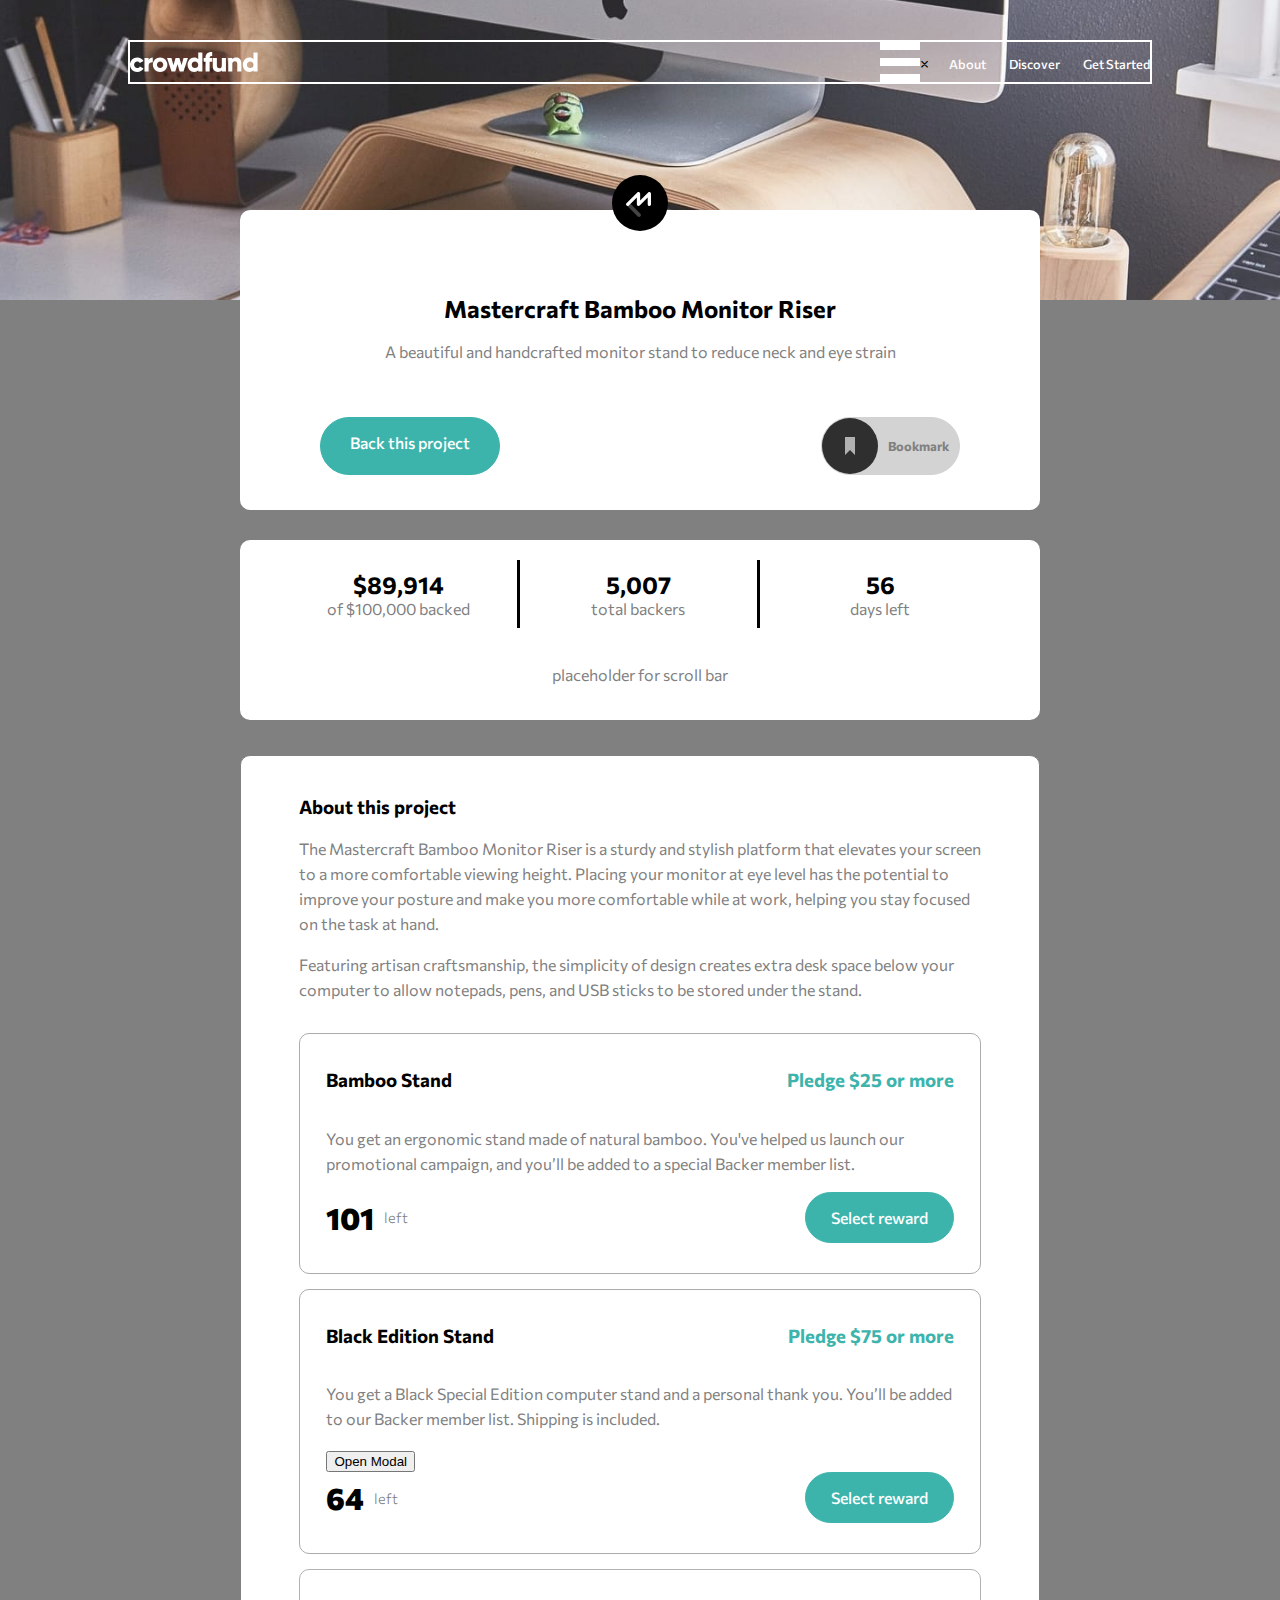
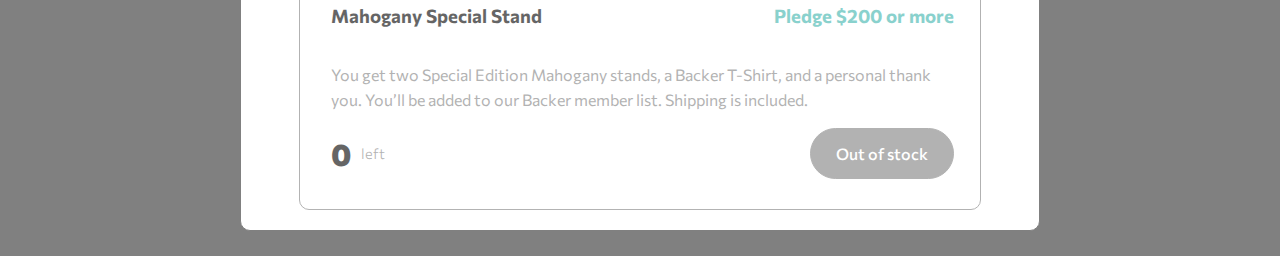
<file: index.html>
<!DOCTYPE html>
<html lang="en">
<head>
  <meta charset="UTF-8">
  <meta name="viewport" content="width=device-width, initial-scale=1.0"> <!-- displays site properly based on user's device -->

  <link rel="icon" type="image/png" sizes="32x32" href="./images/favicon-32x32.png">
  <link rel="stylesheet" href="./style.css">
  
  <title>Crowdfunding product page</title>

  <!-- Feel free to remove these styles or customise in your own stylesheet 👍 -->
  <style>
    .attribution { font-size: 11px; text-align: center; }
    .attribution a { color: hsl(228, 45%, 44%); }
  </style>
</head>
<body>
  <div class="header">
    <div class="navigation-bar">
      <img src="./images/logo.svg" alt="crowdfund logo">

      <div class="navigation">
        <img src="./images/icon-hamburger.svg" alt="" id="hamburger">
        <span id="menu-closer">&times;</span>
        <div class="navigation-menu" id="navigation-menu">
          <a href="#">About</a>
          <a href="#">Discover</a>
          <a href="#">Get Started</a>
        </div>
      
      </div>
    </div>
  </div>

  <div class="main-project-section">
    <div class="main-project-inner-section">
    <div class="mastercraft-logo-container">
      <img src="./images/logo-mastercraft.svg" alt="mastercraft logo" class="mastercraft-logo">
    </div>
    
    <div class="main-section-text">
      <h2>Mastercraft Bamboo Monitor Riser</h2>
      <p>A beautiful and handcrafted monitor stand to reduce neck and eye strain</p>
    </div>

    <div class="buttons-container">
      <div class="buttons">
        <a href="#" id="back-this-project-button">Back this project</a>

        <div id="bookmark">
          <img src="./images/icon-bookmark.svg" id="bookmark-icon" alt="bookmark icon">
          <div id="bookmark-text"><p>Bookmark</p></div>
        </div>
      </div>
    </div>
    </div>

  </div>

  <div class="stats-section">
    <div class="stats">
      <div class="money">
        <h2>$89,914</h2>
        <p>of $100,000 backed</p>
      </div>
      <div class="backers">
        <h2>5,007</h2>
        <p>total backers</p>
      </div>
      <div class="days-left">
        <h2>56</h2>
        <p>days left</p>
      </div>
    </div>

    <div id="scrollbar">
      <p>placeholder for scroll bar</p>
    </div>
  </div>

  <div class="about-project">

    <div class="edition-options">
      <div id="about">
        <h3>About this project</h3>
        <p>The Mastercraft Bamboo Monitor Riser is a sturdy and stylish platform that elevates your screen 
          to a more comfortable viewing height. Placing your monitor at eye level has the potential to improve 
          your posture and make you more comfortable while at work, helping you stay focused on the task at hand.</p>
        <p>Featuring artisan craftsmanship, the simplicity of design creates extra desk space below your computer 
          to allow notepads, pens, and USB sticks to be stored under the stand.</p>
      </div>

      <div id="bamboo" class="grid-item">
        <div class="edition-top">
          <div class="edition-top-headers">
            <h3>Bamboo Stand</h3>

          <h3 class="pledge-condition">Pledge $25 or more</h3>
          </div>
        </div>

        <div class="edition-text">
          <div class="edition-text-middle">
            <p> You get an ergonomic stand made of natural bamboo. You've helped us launch our promotional campaign, and 
              you’ll be added to a special Backer member list.</p>
          </div>
        </div>

        <div class="edition-bottom">
          <div class="edition-bottom-footers">
            <div class="amount-left">
              <h2>101</h2>
              <p>left</p>
            </div>
            <!-- <h2>101<span>left</span></h2> -->

            <a id="select-reward-button">Select reward</a>
          </div>
       </div>
      </div>
      <div id="black" class="grid-item">
        <div class="edition-top">
          <div class="edition-top-headers">
            <h3>Black Edition Stand</h3>

          <h3 class="pledge-condition">Pledge $75 or more</h3>
          </div>
        </div>

        <div class="edition-text">
          <div class="edition-text-middle">
            <p>You get a Black Special Edition computer stand and a personal thank you. You’ll be added to our Backer 
              member list. Shipping is included.</p>

              <button id="modalBtn">Open Modal</button>
          </div>
        </div>

        <div class="edition-bottom">
          <div class="edition-bottom-footers">
            <div class="amount-left">
              <h2>64</h2>
              <p>left</p>
            </div>

            <a id="select-reward-button">Select reward</a>
          </div>
       </div>
      </div>
      <div id="mahogany-special" class="grid-item">
        <div class="edition-top">
          <div class="edition-top-headers">
            <h3>Mahogany Special Stand</h3>

          <h3 class="pledge-condition" id="pledge-200">Pledge $200 or more</h3>
          </div>
        </div>

        <div class="edition-text">
          <div class="edition-text-middle">
            <p>You get two Special Edition Mahogany stands, a Backer T-Shirt, and a personal thank you. You’ll be added 
              to our Backer member list. Shipping is included.</p>
          </div>
        </div>

        <div class="edition-bottom">
          <div class="edition-bottom-footers">
            <div class="amount-left">
              <h2>0</h2>
              <p>left</p>
            </div>

            <a id="select-reward-button" class="make-grey">Out of stock</a>
          </div>
       </div>
      </div>
    </div>
  </div>

<div id="modal" class="modal">

  <!-- <div class="modal-content">
    <span class="close" id="modalCloser">&times;</span>
    <p>Some text in the Modal..</p>
  </div> -->



  <div class="modal-content">
    <span class="close" id="modalCloser">&times;</span>

  
        <!-- <div class="modal-edition-container"> -->

      <div class="modal-container">

          
          <div class="modal-back-project padded">
          
            <div class="modal-edition-top">
              <!-- <div class="modal-edition-top-headers"> -->
                <div class="edition-top-left-section">
                  <h2>Back this project</h2>
                </div>       
              <!-- </div> -->
            </div>
  
            <div class="modal-edition-text">
                <p> You get an ergonomic stand made of natural bamboo. You've helped us launch our promotional campaign, and 
                  you’ll be added to a special Backer member list.</p>
            </div>
  
            <!-- <div class="edition-bottom">
              <div class="edition-bottom-footers">
                <div class="amount-left">
                  <h2>101</h2>
                  <p>left</p>
                </div>
  
                <a id="select-reward-button">Select reward</a>
              </div>
          </div> -->
  
        </div>
          
          <!-- HTML FOR BAMBOO EDITION ========================================================================================= -->
          <div class="modal-back-project" id="modal-item-container">
          
            <div class="modal-edition-top">
              <!-- <div class="modal-edition-top-headers"> -->
                <div class="edition-top-left-section">
                  <div class="modal-radio">
                    <input type="radio" name="#" id="modal-no-radio">
                  </div>
        
                  <!-- <h3>Black Edition Stand</h3> -->
                  <h3 class="pledge-condition">Pledge with no reward</h3>
                </div>
  
                <div class="edition-top-right-section">
                  <h2></h2>
                  <p></p>
                </div>          
              <!-- </div> -->
            </div>
  
            <div class="modal-edition-text">
              <div class="modal-edition-text-middle">
                <p> You get an ergonomic stand made of natural bamboo. You've helped us launch our promotional campaign, and 
                  you’ll be added to a special Backer member list.</p>
              </div>
            </div>

            <div class="modal-edition-bottom" id="no-reward">
              <div class="modal-bottom-left">
                <p>Enter your pledge</p>
              </div>
              <div class="modal-bottom-right">
                <a href="#" id="noreward-value">$<span class="divider">25</span></a>
                <a href="#" id="noreward-continue">Continue</a>
              </div>
            </div>
  
            <!-- <div class="edition-bottom">
              <div class="edition-bottom-footers">
                <div class="amount-left">
                  <h2>101</h2>
                  <p>left</p>
                </div>
  
                <a id="select-reward-button">Select reward</a>
              </div>
          </div> -->
  
        </div>
        <!-- </div> -->

        <div class="modal-back-project" id="modal-item-container">
          
          <div class="modal-edition-top">
            <!-- <div class="modal-edition-top-headers"> -->
              <div class="edition-top-left-section">
                <div class="modal-radio">
                  <input type="radio" name="#" id="modal-bamboo-radio">
                </div>
      
                <h3>Bamboo Stand</h3>
                <h3 class="pledge-condition">Pledge $25 or more</h3>
              </div>

              <div class="edition-top-right-section">
                <h2>101</h2>
                <p>left</p>
              </div>          
            <!-- </div> -->
          </div>

          <div class="modal-edition-text">
            <div class="modal-edition-text-middle">
              <p> You get an ergonomic stand made of natural bamboo. You've helped us launch our promotional campaign, and 
                you’ll be added to a special Backer member list.</p>
            </div>
          </div>

          <div class="modal-edition-bottom" id="bamboo-reward">
            <div class="modal-bottom-left">
              <p>Enter your pledge</p>
            </div>
            <div class="modal-bottom-right">
              <a href="#" id="bamboo-value">$<span class="divider">25</span></a>
              <a href="#" id="bamboo-continue">Continue</a>
            </div>
          </div>


          <!-- <div class="edition-bottom">
            <div class="edition-bottom-footers">
              <div class="amount-left">
                <h2>101</h2>
                <p>left</p>
              </div>

              <a id="select-reward-button">Select reward</a>
            </div>
        </div> -->

      </div>

      <div class="modal-back-project" id="modal-item-container">
          
        <div class="modal-edition-top">
          <!-- <div class="modal-edition-top-headers"> -->
            <div class="edition-top-left-section">
              <div class="modal-radio">
                <input type="radio" name="#" id="modal-black-radio">
              </div>
    
              <h3>Black Edition Stand</h3>
              <h3 class="pledge-condition">Pledge $75 or more</h3>
            </div>

            <div class="edition-top-right-section">
              <h2>64</h2>
              <p>left</p>
            </div>          
          <!-- </div> -->
        </div>

        <div class="modal-edition-text">
          <div class="modal-edition-text-middle">
            <p> You get an ergonomic stand made of natural bamboo. You've helped us launch our promotional campaign, and 
              you’ll be added to a special Backer member list.</p>
          </div>
        </div>

        <div class="modal-edition-bottom" id="black-reward">
          <div class="modal-bottom-left">
            <p>Enter your pledge</p>
          </div>
          <div class="modal-bottom-right">
            <a href="#" id="black-value">$<span class="divider">75</span></a>
            <a href="#" id="black-continue">Continue</a>
          </div>
        </div>


        <!-- <div class="edition-bottom">
          <div class="edition-bottom-footers">
            <div class="amount-left">
              <h2>101</h2>
              <p>left</p>
            </div>

            <a id="select-reward-button">Select reward</a>
          </div>
      </div> -->

    </div>

    <div class="modal-back-project" id="modal-item-container">
          
      <div class="modal-edition-top">
        <!-- <div class="modal-edition-top-headers"> -->
          <div class="edition-top-left-section">
            <div class="modal-radio">
              <input type="radio" name="#" id="modal-mahogany-radio">
            </div>
  
            <h3>Mahogany Edition Stand</h3>
            <h3 class="pledge-condition">Pledge $200 or more</h3>
          </div>

          <div class="edition-top-right-section">
            <h2>0</h2>
            <p>left</p>
          </div>          
        <!-- </div> -->
      </div>

      <div class="modal-edition-text">
        <div class="modal-edition-text-middle">
          <p> You get an ergonomic stand made of natural bamboo. You've helped us launch our promotional campaign, and 
            you’ll be added to a special Backer member list.</p>
        </div>
      </div>

      <div class="modal-edition-bottom" id="mahogany-reward">
        <div class="modal-bottom-left">
          <p>Enter your pledge</p>
        </div>
        <div class="modal-bottom-right">
          <a href="#" id="mahogany-value">$<span class="divider">200</span></a>
          <a href="#" id="mahogany-continue">Continue</a>
        </div>
      </div>


      <!-- <div class="edition-bottom">
        <div class="edition-bottom-footers">
          <div class="amount-left">
            <h2>101</h2>
            <p>left</p>
          </div>

          <a id="select-reward-button">Select reward</a>
        </div>
    </div> -->

  </div>

</div>

  </div>


</div>


<div class="modal" id="modal-2">

  <div class="modal-completed" id="modal-completed">
    <!-- <span class="close" id="modalCompletedCloser">&times;</span> -->

      <div class="modal-completed-container">
        <div class="modal-completed-top">
          <img src="./images/icon-check.svg" alt="">
        </div>
        <div class="modal-completed-middle">
          <h2>Lorem, ipsum dolor Lorem</h2>
          <p>Lorem ipsum dolor, sit amet consectetur adipisicing elit. Quisquam, veniam! Lorem ipsum dolor sit amet consectetur adipisicing elit. Totam sint atque mollitia iste blanditiis quos quaerat ad perspiciatis amet optio?</p>
        </div>
        <div class="modal-completed-bottom">
          <button id="got-it">Got it</button>
        </div>
      </div>


  </div>

</div>
  
  <script src="./index.js"></script>
</body>
</html>
</file>
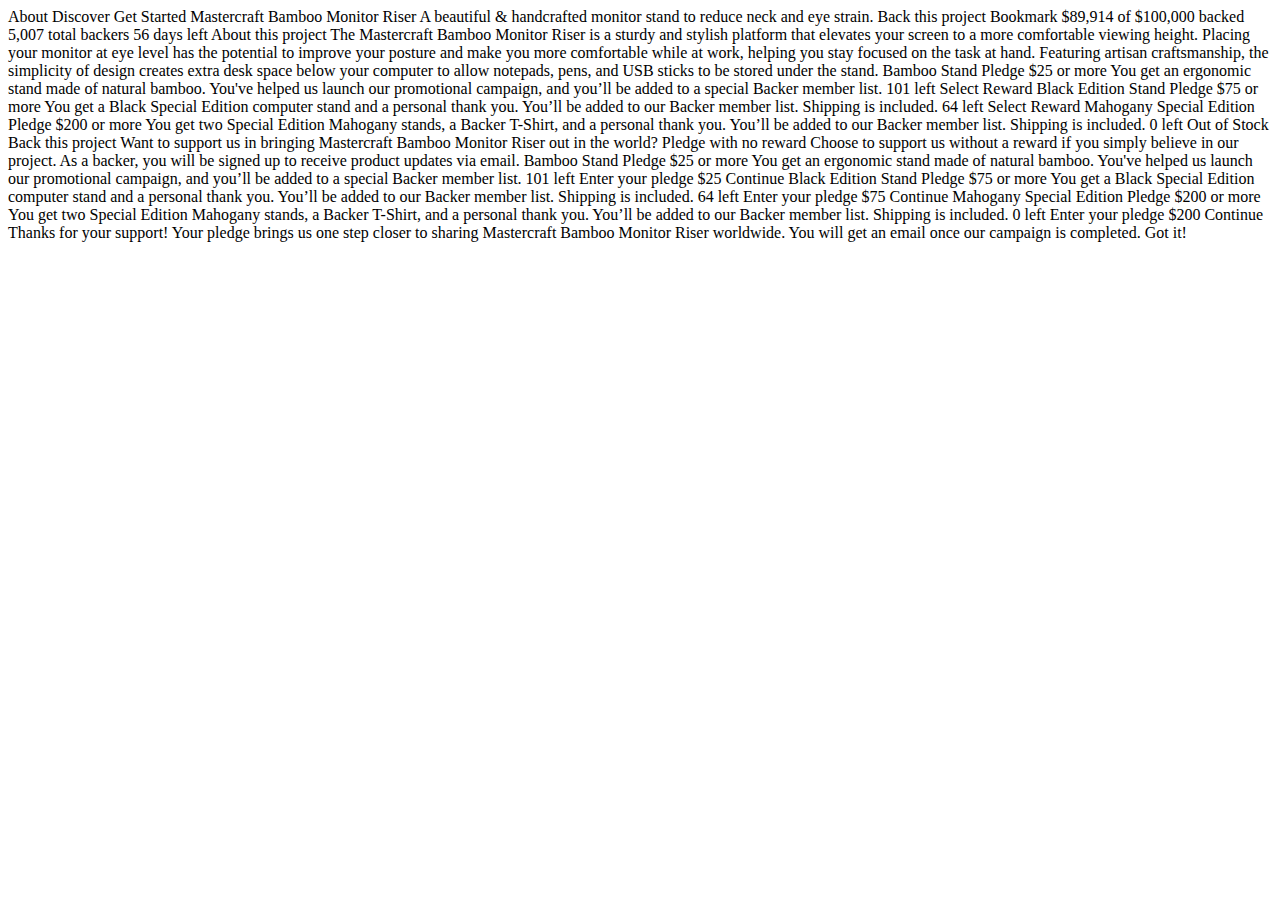
<file: placeholder.html>
<html>
    <body>
        About
  Discover
  Get Started

  Mastercraft Bamboo Monitor Riser
  A beautiful & handcrafted monitor stand to reduce neck and eye strain.

  Back this project
  Bookmark

  $89,914 of $100,000 backed
  5,007 total backers
  56 days left

  About this project

  The Mastercraft Bamboo Monitor Riser is a sturdy and stylish platform that elevates your screen 
  to a more comfortable viewing height. Placing your monitor at eye level has the potential to improve 
  your posture and make you more comfortable while at work, helping you stay focused on the task at hand.

  Featuring artisan craftsmanship, the simplicity of design creates extra desk space below your computer 
  to allow notepads, pens, and USB sticks to be stored under the stand.
  
  Bamboo Stand
  Pledge $25 or more
  You get an ergonomic stand made of natural bamboo. You've helped us launch our promotional campaign, and 
  you’ll be added to a special Backer member list.
  101 left
  Select Reward

  Black Edition Stand
  Pledge $75 or more
  You get a Black Special Edition computer stand and a personal thank you. You’ll be added to our Backer 
  member list. Shipping is included.
  64 left
  Select Reward

  Mahogany Special Edition
  Pledge $200 or more
  You get two Special Edition Mahogany stands, a Backer T-Shirt, and a personal thank you. You’ll be added 
  to our Backer member list. Shipping is included.
  0 left
  Out of Stock

  <!-- Selection modal start -->

  Back this project
  Want to support us in bringing Mastercraft Bamboo Monitor Riser out in the world?

  Pledge with no reward
  Choose to support us without a reward if you simply believe in our project. As a backer, 
  you will be signed up to receive product updates via email.

  Bamboo Stand
  Pledge $25 or more
  You get an ergonomic stand made of natural bamboo. You've helped us launch our promotional campaign, and
  you’ll be added to a special Backer member list.
  101 left

  <!-- Selected pledge start -->
  Enter your pledge
  $25
  Continue
  <!-- Selected pledge end -->

  Black Edition Stand
  Pledge $75 or more
  You get a Black Special Edition computer stand and a personal thank you. You’ll be added to our Backer
  member list. Shipping is included.
  64 left

  <!-- Selected pledge start -->
  Enter your pledge
  $75
  Continue
  <!-- Selected pledge end -->

  Mahogany Special Edition
  Pledge $200 or more
  You get two Special Edition Mahogany stands, a Backer T-Shirt, and a personal thank you. You’ll be added
  to our Backer member list. Shipping is included.
  0 left

  <!-- Selected pledge  start -->
  Enter your pledge
  $200
  Continue
  <!-- Selected pledge end -->

  <!-- Selection modal end -->

  <!-- Success modal start -->

  Thanks for your support!
  Your pledge brings us one step closer to sharing Mastercraft Bamboo Monitor Riser worldwide. You will get
  an email once our campaign is completed.
  Got it!

  <!-- Success modal end -->
    </body>
</html>

<script>
const hamburgerIcon = document.querySelector('#hamburger');
const menuCloser = document.querySelector('#menu-closer');
const navigationMenu = document.querySelector('#navigation-menu');

hamburgerIcon.onclick = function(){
    if (navigationMenu.style.display == 'none'){
        navigationMenu.style.display = 'flex';
        hamburgerIcon.style.display = 'none';        
        menuCloser.style.display = 'block';
    }

}

menuCloser.onclick = function(){
    if (navigationMenu.style.display == 'flex'){
        navigationMenu.style.display = 'none';
        hamburger.hidden = 'false';
        menuCloser.hidden = "true";
    }
}

</script>
</file>
<file: style.css>
@import url('https://fonts.googleapis.com/css2?family=Commissioner:wght@200;300;400;500;700;800;900&display=swap');

*{
    box-sizing: border-box;
}

*:before, *:after{
    box-sizing: inherit;
}

body{
    padding: 0;
    margin: 0;
    font-size: 16px;
    background-color: grey;
    font-family: Commissioner, sans-serif;
}

p{
    color: grey;
}

.header{
    display: flex;
    flex-direction: row;
    justify-content: center;
    align-items: center;
    width: 100%;
    height: 300px;
    position: relative;
    top: 0;
    left: 0;
    background-image: url('./images/image-hero-desktop.jpg');
    background-size: cover;
    background-position: center;
}

.header a{
    text-decoration: none;
    color: #fff;
    margin-left: 20px;
    font-weight: 500;
    font-size: 0.8rem;
}

.navigation-bar{
    display: flex;
    flex-direction: row;
    justify-content: space-between;
    width: 80%;
    position: absolute;
    top: 40px;
    align-items: center;
    /* left: auto; */
    border: 2px solid white;
}

.navigation{
  display:flex;
  flex-direction: row;
  align-items: center;
}


.main-project-section{
    /* border: 1px solid blue; */
    border-color: grey;
    position: relative;
    width: 800px;
    height: 300px;
    margin: 0 auto;
    top: -90px;
    text-align: center;
    /* display: flex;
    flex-direction: column;
    justify-content: space-between; */
    padding: 0px;
    background-color: #fff;
    border-radius: 10px;
}

#back-this-project-button{
    width: 180px;
    height: auto;
    padding: 15px;
    border: 1px solid #3cb4ac;
    text-decoration: none;
    font-weight: 500;
    color: #fff;
    background-color: #3cb4ac;
    border-radius: 30px;
}

.main-project-inner-section{
    position: relative;
    top: -35px;
    width: 100%;
    border-radius: 10px;
    height: 300px;
    display: flex;
    flex-direction: column;
    justify-content: space-between;
}

#bookmark{
    display:flex;
    flex-direction: row;
    align-items: center;
    border: 1px solid lightgrey;
    background-color: lightgrey;
    border-radius: 30px;
}

#bookmark-text p{
    font-size: 0.8rem;
    padding-left: 10px;
    padding-right: 10px;
    font-weight: 700;
    color: grey;
}

.buttons-container{
    display: flex;
    flex-direction: row;
    justify-content: center;
    width: 100%;
    align-items: center;
}

.buttons{
    display: flex;
    flex-direction: row;
    justify-content: space-between;
    width: 80%;

}

.stats-section{
    display: flex;
    flex-direction: column;
    justify-content: space-between;
    padding: 20px;
    text-align: center;
    border-color: grey;
    align-items: center;
    width: 800px;
    margin: 0 auto;
    position: relative;
    top: -60px;
    border-radius: 10px;
    background-color: #fff;
    height: 180px;
}

.stats{
    display: flex;
    flex-direction: row;
    width: 95%;
    justify-content: center;
}

.stats p, .stats h2{
    padding: 0px;
    margin: 0;
}

.money, .backers, .days-left{
    padding: 10px;
    display:flex;
    flex-direction: column;
    justify-content: space-between;
}

#scrollbar{
    width: 95%;
}

.money{
    flex-basis: 33.3%;
    border-right: 3px solid black;
}

.backers{
    flex-basis: 33.3%;
    border-right: 3px solid black;
}

.days-left{
    flex-basis: 33.3%;
}

.about-project{
    display: flex;
    flex-direction: row;
    align-items: center;
    width: 800px; 
    justify-content: center;
    margin: 0 auto;
    border: 1px solid grey;
    position: relative;
    top: -25px;
    border-radius: 10px;
    background-color: #fff;
    padding: 20px;
}

#select-reward-button{
    /* width: 180px; */
    padding: 15px 25px 15px 25px;
    border: 1px solid #3cb4ac;
    text-decoration: none;
    font-weight: 500;
    color: #fff;
    background-color: #3cb4ac;
    border-radius: 30px;
}

.pledge-condition{
    color: #3cb4ac;
}

#about{
    width: 100%;
}

#about p{
    color: grey;
    line-height: 25px;
}

.edition-options{
    display: flex;
    flex-direction: column;
    justify-content: space-between;
    width: 90%;
}

#bamboo{
    display: flex;
    flex-direction: column;
    justify-content: space-evenly;
    border: 1px solid #adacac;
    padding: 15px 10px 30px 10px;
    border-radius: 10px;
}

#black{
    border: 1px solid #adacac;
}

.edition-top, .edition-bottom{
    display: flex;
    flex-direction: row;
    width: 100%;
    justify-content: center;
}

.edition-text-middle{
    width: 95%;
    line-height: 25px;
}

.edition-text{
    display: flex;
    flex-direction: row;
    width: 100%;
    justify-content: center;
}

.edition-top-headers, .edition-bottom-footers{
    width: 95%;
    display: flex;
    flex-direction: row;
    justify-content: space-between;
}

.edition-bottom-footers{
    align-items: center;
}

.edition-bottom-footers p{
    font-weight: 700;
}

.edition-bottom-footers span{
    font-weight: 300;
}

.amount-left{
    flex-direction: row;
    display: flex;
    align-items: center;
    height: 40px;
}

.amount-left p{
    margin-left: 10px;
    font-weight: 300;
    font-size: 0.9rem;
}

.amount-left h2{
    font-weight: 800;
    font-size: 1.9rem;
}

.make-grey{
    background-color: grey !important;
    border-color: grey !important;
}

.grid-item{
    margin-top: 15px;
}

#black{
    display: flex;
    flex-direction: column;
    justify-content: space-evenly;
    padding: 15px 10px 30px 10px;
    border-radius: 10px;
}

#mahogany-special{
    display: flex;
    flex-direction: column;
    justify-content: space-evenly;
    padding: 15px 10px 30px 15px;
    opacity: 0.6;
    border: 1px solid grey;
    border-radius: 10px;

}

/* Modal Content Styling  */
.modal {
    display: none; /* Hidden by default */
    position: fixed; /* Stay in place */
    z-index: 1; /* Sit on top */
    padding-top: 100px; /* Location of the box */
    left: 0;
    top: 0;
    width: 100%; /* Full width */
    height: 100%; /* Full height */
    overflow: auto; /* Enable scroll if needed */
    background-color: rgb(0,0,0); /* Fallback color */
    background-color: rgba(0,0,0,0.4); /* Black w/ opacity */
  }

.modal-content {
    background-color: #fefefe;
    margin: auto;
    padding: 20px;
    border: 1px solid #888;
    width: 80%;
  }
  
  /* The Close Button */
  .close {
    color: #aaaaaa;
    float: right;
    font-size: 28px;
    font-weight: bold;
  }
  
  .close:hover,
  .close:focus {
    color: #000;
    text-decoration: none;
    cursor: pointer;
  }

  .modal-content{
    width: 850px;
    /* margin: 0; */
    /* padding: 0; */
    /* padding: 20px; */
    /* margin: 0 auto; */
  }

  .modal-back-project{
    width: 750px;
    border: 1px solid grey;
    border-radius: 10px;
    margin: 0 auto;
    margin: 20px;
  }

  .modal-edition-top-headers{
    display: flex;
    flex-direction: row;
  }

  .edition-top-left-section, .edition-top-right-section{
    display: flex;
    flex-direction: row;
    align-items: center;
  } 

  .edition-top-left-section{
    /* width: 410px; */
    display: flex;
    flex-direction: row;
    /* justify-content: space-evenly; */
  }

  .edition-top-right-section{
    margin-right: 20px;
    /* border: 1px solid black; */
  }

  .edition-top-left-section .pledge-condition{
    margin-left: 5px;
  }

  .edition-top-right-section p{
    margin-left: 5px;
    
  }

  .modal-edition-top{
    width: 100%;
    display: flex;
    flex-direction: row;
    justify-content: space-between;
    /* padding: 15px; */
    /* border: 1px solid black; */
  }

  .modal-edition-text{
    width: 100%;
    display: flex;
    flex-direction: row;
    justify-content: right;
    /* background-color: pink; */
    /* border: 1px solid black; */
  }

  .modal-edition-text-middle{
    width: 90%;
    /* border: 1px solid black; */
  }

  .modal-edition-bottom{
    /* display: none; */
    display:none;
    flex-direction: row;
    justify-content: space-between;
    align-items:center;
    padding: 20px;
  }

  .modal-bottom-left p{
    color: grey;
    font-weight: 400;
  }

  .modal-edition-bottom a:first-child{
    padding: 15px 35px 15px 35px;
    border-radius: 30px;
    text-decoration: none;
    color: grey;
    background-color: #fff;
    font-weight: 700;
    border: 1px solid grey;
    margin-left: 10px;
  }

  .divider{
    margin-left: 10px;
    color: black;
  }
  .modal-edition-bottom a:last-child{
    padding: 15px 20px 15px 20px;
    border-radius: 30px;
    text-decoration: none;
    color: #fff;
    background-color: #3cb4ac;
    margin-left: 15px;
  }

  .modal-radio{
    /* border: 1px solid black; */
    width: 70px;
    height: inherit;
    display: flex;
    flex-direction: row;
    justify-content: center;

  }

  .modal-back-project{
    flex-basis: 90%;
  }

  .padded{
    padding: 20px;
  }

  .modal-container{
    /* border: 3px solid red; */
    display: flex;
    flex-direction: column;
    align-items: center;
    width: 800px;
  }

  .modal-back-project:last-child{
    opacity: 0.5;
  }

  
/* Modal completed styling */
  .modal-completed{
    width: 450px;
    height: 350px;
    background-color: #fff;
    margin: 100px auto;
    border-radius: 10px;
  }

  .modal-completed-container{
    display: flex;
    flex-direction: column;
    justify-content: space-evenly;
    /* border: 1px solid black; */
    height: 100%;
    width: 100%;
    align-items: center;
    padding: 30px;
  }

  #got-it{
    padding: 10px 25px 10px 25px;
    border: 1px solid #3cb4ac;
    border-radius: 25px;
    background-color: #3cb4ac;
    font-weight: 800;
    color: #fff;
  }

  #got-it:hover{
    cursor: pointer;
    /* opacity: 0.2; */
    background-color: rgb(35, 133, 126);
    border-color: rgb(35, 133, 126);
  }

  .modal-completed-middle{
    text-align:center;
  }

  #hamburger{
    /* height:auto; */
    height: 40px;
    width: 40px;
  }
 

  @media screen and (max-width: 576px){
    body{
        background-color: rgb(213,210,210);
        /* background-color: red; */
    }

    .navigation-bar{
      display:flex;
      flex-direction: row;
      align-items: center;
      border: 2px solid white;
      width: 100%;
    }

    .navigation{
      position: relative;
      display:flex;
      flex-direction: column;
      align-items: center;
      width: 100%;
    }

    #hamburger{
      position: absolute;
      right:0;
      top: -20px;
    }

    #hamburger:hover{
      cursor: pointer;
    }

    .navigation-bar{
      top: 10px;
    }

    #navigation-menu{
      display: none;
      flex-direction: column;
      border: 2.5px solid #000;
      position: absolute;
      width: 100%;
      top: 20px;
      align-items: left;
      z-index: 3;
    }

    #navigation-menu a{
      margin: 0;
      padding: 20px;
      border-bottom: 1px solid #000;
      color: #000;
      font-size: 1.2rem;
      background-color: #fff;
    }

    #navigation-menu a:last-child{
      border-bottom: 0px solid black;
    }

    #menu-closer{
      display: none;
      color: #fff;
      font-size: 3rem;
      position: absolute;
      top: -20px;
      right: 0;
      z-index: 4;
      color: #000;
      /* border: 1px solid black; */
    }

    #menu-closer:hover{
      cursor: pointer;
    }

    .main-project-section, .main-project-inner-section{
      width: 100%;

    }
    #bookmark-text{
      display: none;
    }

    #bookmark{
      /* justify-content: left; */
      border: 2px solid #000;
      margin-left: 10px;
    }

    #bookmark-icon{
     
    }

    .buttons-container{
      border: 1px solid black;

    }

    .buttons{
      border: 2px solid black;
      justify-content: center;
    }







  }
</file>
